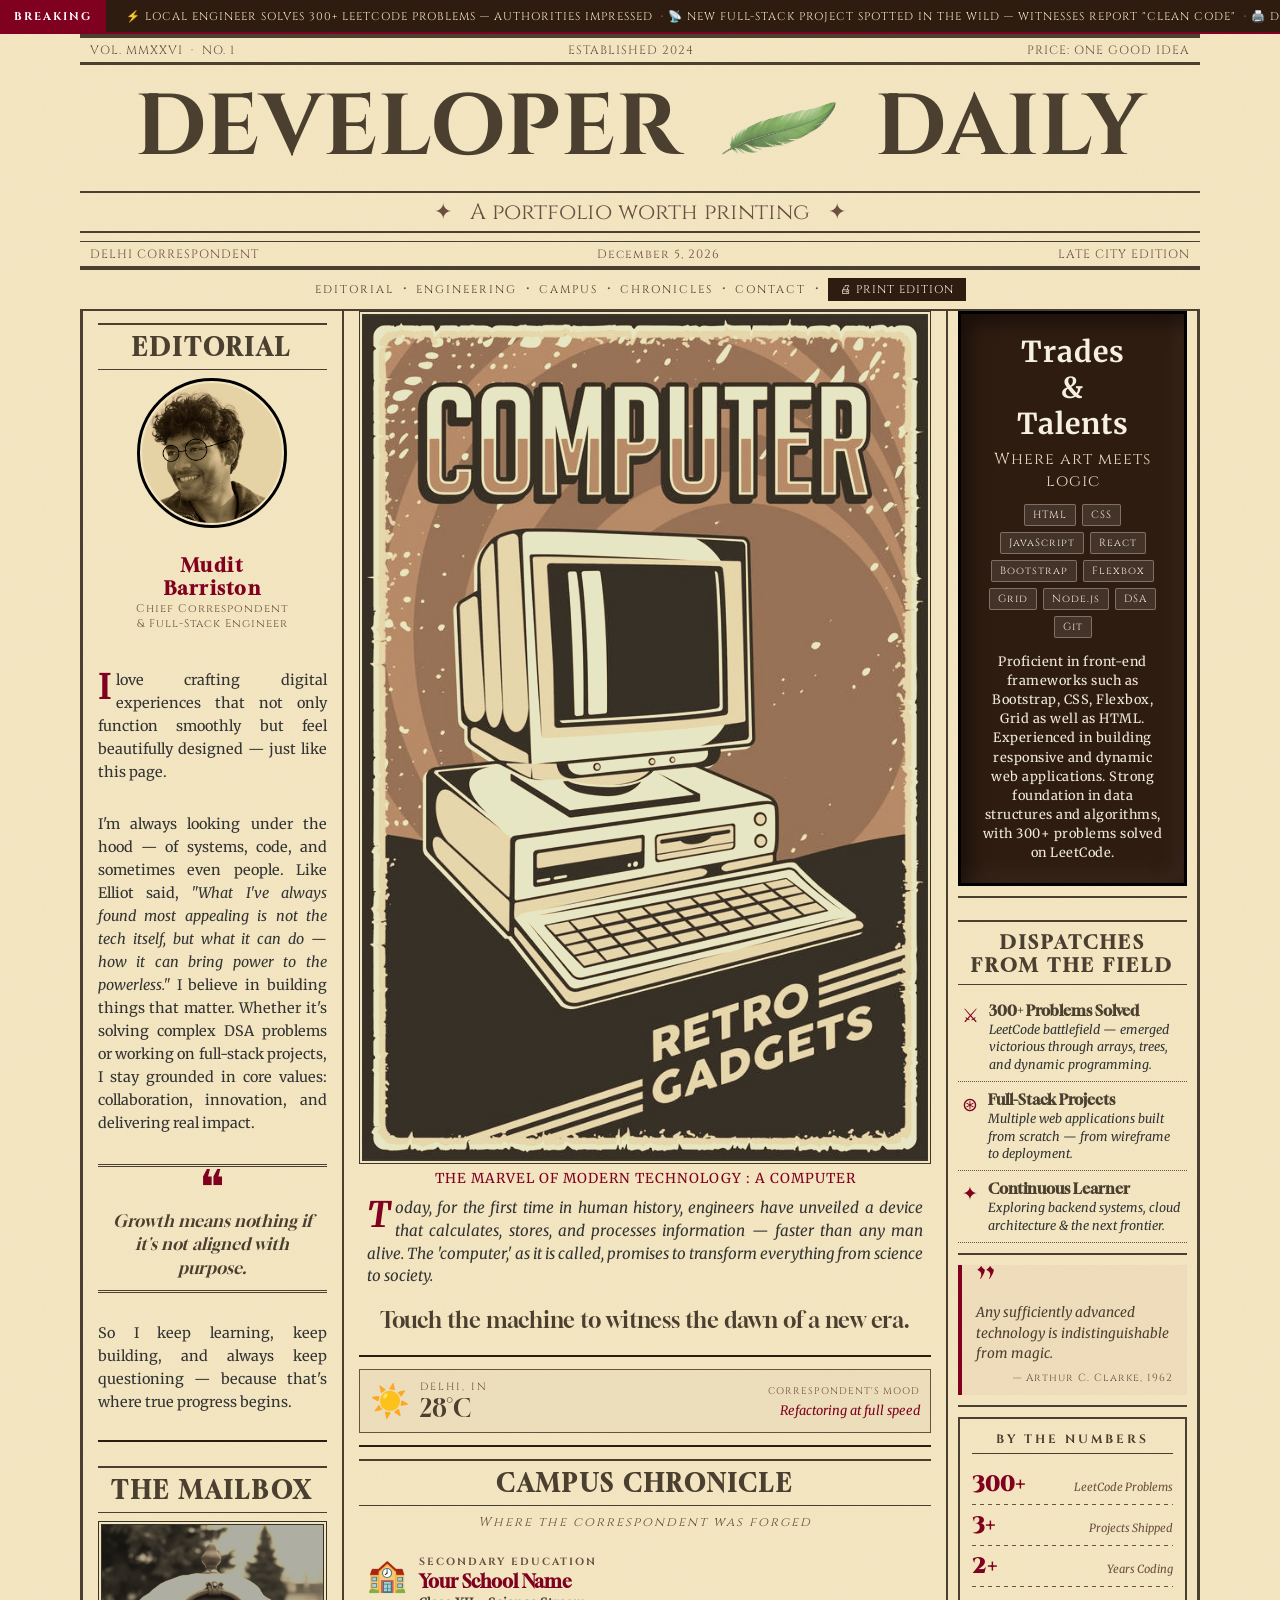
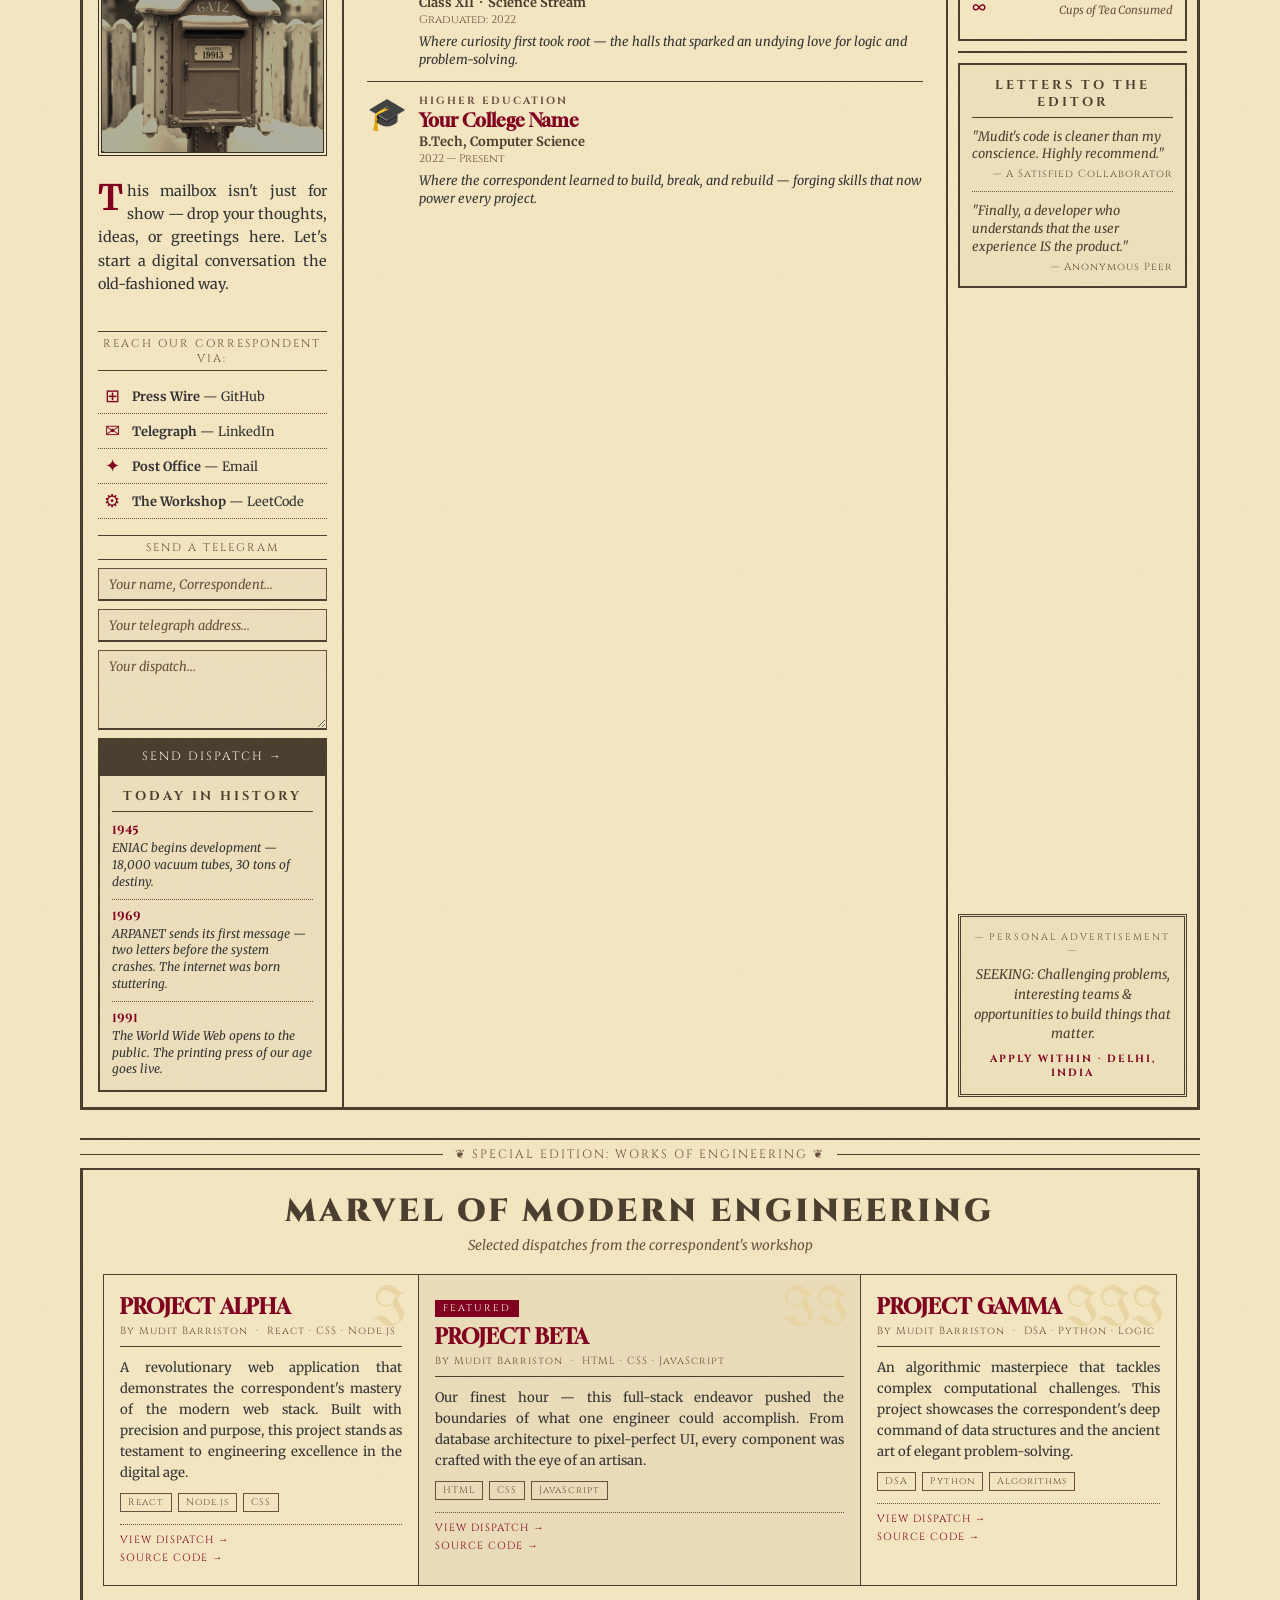
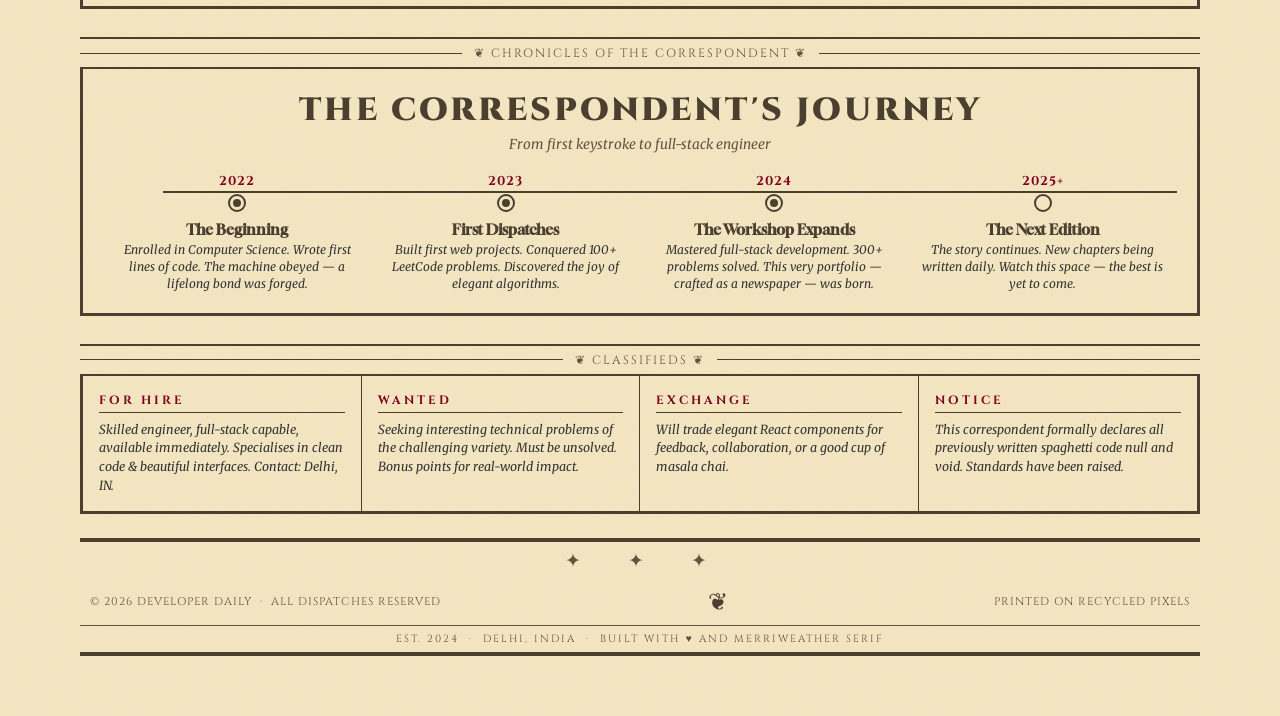
<file: index.html>
<!DOCTYPE html>
<html lang="en">
<head>
    <meta charset="UTF-8">
    <meta name="viewport" content="width=device-width, initial-scale=1.0">
    <title>Developer Daily — Mudit Barriston</title>
    <link rel="stylesheet" href="style.css"/>
    <link rel="preconnect" href="https://fonts.googleapis.com">
    <link rel="preconnect" href="https://fonts.gstatic.com" crossorigin>
    <link href="https://fonts.googleapis.com/css2?family=Cinzel:wght@400..900&family=Gloock&family=Merriweather:ital,opsz,wght@0,18..144,300..900;1,18..144,300..900&family=UnifrakturMaguntia&display=swap" rel="stylesheet">
</head>
<body>

<!-- ░░░ BREAKING NEWS TICKER ░░░ -->
<div class="ticker-wrap">
    <div class="ticker-label">BREAKING</div>
    <div class="ticker-track">
        <span>⚡ LOCAL ENGINEER SOLVES 300+ LEETCODE PROBLEMS — AUTHORITIES IMPRESSED &nbsp;·&nbsp;</span>
        <span>📡 NEW FULL-STACK PROJECT SPOTTED IN THE WILD — WITNESSES REPORT "CLEAN CODE" &nbsp;·&nbsp;</span>
        <span>🖨️ DEVELOPER DAILY GOES TO PRINT — FIRST PORTFOLIO NEWSPAPER IN RECORDED HISTORY &nbsp;·&nbsp;</span>
        <span>⚙️ MUDIT BARRISTON AVAILABLE FOR HIRE — APPLY WITHIN &nbsp;·&nbsp;</span>
        <span>🌐 WORLD WIDE WEB STILL OPERATIONAL — CORRESPONDENT CONFIRMS &nbsp;·&nbsp;</span>
        <span>⚡ LOCAL ENGINEER SOLVES 300+ LEETCODE PROBLEMS — AUTHORITIES IMPRESSED &nbsp;·&nbsp;</span>
        <span>📡 NEW FULL-STACK PROJECT SPOTTED IN THE WILD — WITNESSES REPORT "CLEAN CODE" &nbsp;·&nbsp;</span>
    </div>
</div>

<div class="main">

    <!-- ░░░ MASTHEAD ░░░ -->
    <div class="headline-line thick"></div>
    <div class="edition-bar">
        <span>VOL. MMXXVI &nbsp;·&nbsp; NO. 1</span>
        <span>ESTABLISHED 2024</span>
        <span>PRICE: ONE GOOD IDEA</span>
    </div>
    <div class="headline-line"></div>

    <div class="newsname">
        <div class="heading">
            <h1>
                <span class="left">DEVELOPER</span>
                <span class="leaf-right"><img class="image1" src="leaf.png" alt="leaf"></span>
                <span class="right">DAILY</span>
            </h1>
        </div>
        <div class="taglineblock">
            <div class="line"></div>
            <p class="tagline">✦ &nbsp; A portfolio worth printing &nbsp; ✦</p>
            <div class="line apple"></div>
        </div>
    </div>

    <div class="date-bar">
        <span>DELHI CORRESPONDENT</span>
        <span id="current-date"></span>
        <span>LATE CITY EDITION</span>
    </div>
    <div class="headline-line thick"></div>

    <!-- ░░░ NAV BAR ░░░ -->
    <nav class="nav-bar">
        <a href="#editorial" class="nav-link">EDITORIAL</a>
        <span class="nav-sep">·</span>
        <a href="#projects" class="nav-link">ENGINEERING</a>
        <span class="nav-sep">·</span>
        <a href="#campus" class="nav-link">CAMPUS</a>
        <span class="nav-sep">·</span>
        <a href="#timeline" class="nav-link">CHRONICLES</a>
        <span class="nav-sep">·</span>
        <a href="#contact" class="nav-link">CONTACT</a>
        <span class="nav-sep">·</span>
        <button class="nav-print" onclick="window.print()">🖨 PRINT EDITION</button>
    </nav>
    <div class="headline-line"></div>

    <!-- ░░░ PAGE 1: THREE COLUMNS ░░░ -->
    <div class="page1" id="editorial">

        <!-- COLUMN 1 -->
        <div class="block1">
            <h2 class="section-header">EDITORIAL</h2>
            <section class="box">
                <div class="nameimage">
                    <div class="imagecontainer">
                        <img src="last.png" alt="Mudit Barriston" class="myimage">
                    </div>
                    <h3 class="myname">Mudit<br>Barriston</h3>
                    <p class="mytitle">Chief Correspondent<br>&amp; Full-Stack Engineer</p>
                </div>
                <p class="nubheading">I love crafting digital experiences that not only function smoothly but feel beautifully designed — just like this page.</p>
                <p class="nubself">I'm always looking under the hood — of systems, code, and sometimes even people. Like Elliot said, <em>"What I've always found most appealing is not the tech itself, but what it can do — how it can bring power to the powerless."</em> I believe in building things that matter. Whether it's solving complex DSA problems or working on full-stack projects, I stay grounded in core values: collaboration, innovation, and delivering real impact.</p>
                <div class="pull-quote">
                    <span class="pq-mark">❝</span>
                    <p class="pq-text">Growth means nothing if it's not aligned with purpose.</p>
                </div>
                <p class="nubself">So I keep learning, keep building, and always keep questioning — because that's where true progress begins.</p>
            </section>

            <div class="blockline1"></div>

            <div class="block2of1">
                <h2 class="section-header" id="contact">THE MAILBOX</h2>
                <img src="mailbox.png" class="mailbox" alt="mailbox"/>
                <p class="paramail">This mailbox isn't just for show — drop your thoughts, ideas, or greetings here. Let's start a digital conversation the old-fashioned way.</p>
                <div class="social-links">
                    <p class="social-label">REACH OUR CORRESPONDENT VIA:</p>
                    <a href="https://github.com/" target="_blank" class="social-item">
                        <span class="social-icon">⊞</span>
                        <span class="social-text"><strong>Press Wire</strong> — GitHub</span>
                    </a>
                    <a href="https://linkedin.com/" target="_blank" class="social-item">
                        <span class="social-icon">✉</span>
                        <span class="social-text"><strong>Telegraph</strong> — LinkedIn</span>
                    </a>
                    <a href="mailto:mudit@example.com" class="social-item">
                        <span class="social-icon">✦</span>
                        <span class="social-text"><strong>Post Office</strong> — Email</span>
                    </a>
                    <a href="https://leetcode.com/" target="_blank" class="social-item">
                        <span class="social-icon">⚙</span>
                        <span class="social-text"><strong>The Workshop</strong> — LeetCode</span>
                    </a>
                </div>

                <div class="contact-form">
                    <p class="social-label" style="margin-top:12px;">SEND A TELEGRAM</p>
                    <input type="text" class="form-field" placeholder="Your name, Correspondent...">
                    <input type="email" class="form-field" placeholder="Your telegraph address...">
                    <textarea class="form-field form-textarea" placeholder="Your dispatch..."></textarea>
                    <button class="form-submit" onclick="handleFormSubmit(this)">SEND DISPATCH →</button>
                </div>

                <div class="today-box">
                    <h4 class="today-header">TODAY IN HISTORY</h4>
                    <div class="today-item">
                        <span class="today-year">1945</span>
                        <p>ENIAC begins development — 18,000 vacuum tubes, 30 tons of destiny.</p>
                    </div>
                    <div class="today-item">
                        <span class="today-year">1969</span>
                        <p>ARPANET sends its first message — two letters before the system crashes. The internet was born stuttering.</p>
                    </div>
                    <div class="today-item">
                        <span class="today-year">1991</span>
                        <p>The World Wide Web opens to the public. The printing press of our age goes live.</p>
                    </div>
                </div>
            </div>
        </div>

        <!-- COLUMN 2 -->
        <div class="block2">
            <div class="computer-wrapper">
                <a href="https://geekprank.com/fake-windows-xp/" target="_blank" class="computer-link">
                    <img src="vintage computer.jpg" alt="computer" class="computer"/>
                    <div class="computer-overlay">CLICK TO ENTER THE MACHINE</div>
                </a>
            </div>
            <p class="TECHNOLOGY">THE MARVEL OF MODERN TECHNOLOGY : A COMPUTER</p>
            <p class="vintageb">Today, for the first time in human history, engineers have unveiled a device that calculates, stores, and processes information — faster than any man alive. The 'computer,' as it is called, promises to transform everything from science to society.</p>
            <p class="interaction">Touch the machine to witness the dawn of a new era.</p>

            <div class="blockline2"></div>

            <div class="weather-widget">
                <div class="weather-inner">
                    <div class="weather-left">
                        <span class="weather-icon">☀️</span>
                        <div>
                            <p class="weather-city">DELHI, IN</p>
                            <p class="weather-temp">28°C</p>
                        </div>
                    </div>
                    <div class="weather-right">
                        <p class="weather-label">CORRESPONDENT'S MOOD</p>
                        <p class="weather-mood" id="weather-mood">Debugging with optimism</p>
                    </div>
                </div>
            </div>

            <div class="blockline2"></div>

            <div class="campus-section" id="campus">
                <h2 class="section-header campus-header">CAMPUS CHRONICLE</h2>
                <p class="campus-sub">Where the correspondent was forged</p>
                <div class="campus-grid">
                    <div class="campus-card">
                        <div class="campus-card-icon">🏫</div>
                        <div class="campus-card-content">
                            <h4 class="campus-card-type">SECONDARY EDUCATION</h4>
                            <h3 class="campus-card-name">Your School Name</h3>
                            <p class="campus-card-detail">Class XII &nbsp;·&nbsp; Science Stream</p>
                            <p class="campus-card-year">Graduated: 2022</p>
                            <p class="campus-card-desc">Where curiosity first took root — the halls that sparked an undying love for logic and problem-solving.</p>
                        </div>
                    </div>
                    <div class="campus-divider"></div>
                    <div class="campus-card">
                        <div class="campus-card-icon">🎓</div>
                        <div class="campus-card-content">
                            <h4 class="campus-card-type">HIGHER EDUCATION</h4>
                            <h3 class="campus-card-name">Your College Name</h3>
                            <p class="campus-card-detail">B.Tech, Computer Science</p>
                            <p class="campus-card-year">2022 — Present</p>
                            <p class="campus-card-desc">Where the correspondent learned to build, break, and rebuild — forging skills that now power every project.</p>
                        </div>
                    </div>
                </div>
            </div>
        </div>

        <!-- COLUMN 3 -->
        <div class="block3">
            <div class="colorbox">
                <h3>Trades<br>&amp;<br>Talents</h3>
                <p class="subheading">Where art meets logic</p>
                <div class="skills-grid">
                    <div class="skill-tag">HTML</div>
                    <div class="skill-tag">CSS</div>
                    <div class="skill-tag">JavaScript</div>
                    <div class="skill-tag">React</div>
                    <div class="skill-tag">Bootstrap</div>
                    <div class="skill-tag">Flexbox</div>
                    <div class="skill-tag">Grid</div>
                    <div class="skill-tag">Node.js</div>
                    <div class="skill-tag">DSA</div>
                    <div class="skill-tag">Git</div>
                </div>
                <p class="skills">Proficient in front-end frameworks such as Bootstrap, CSS, Flexbox, Grid as well as HTML. Experienced in building responsive and dynamic web applications. Strong foundation in data structures and algorithms, with 300+ problems solved on LeetCode.</p>
            </div>

            <hr class="column3-hr">

            <div class="achievements">
                <h2 class="section-header">DISPATCHES<br>FROM THE FIELD</h2>
                <div class="achievement-item">
                    <span class="ach-bullet">⚔</span>
                    <div><strong>300+ Problems Solved</strong><p>LeetCode battlefield — emerged victorious through arrays, trees, and dynamic programming.</p></div>
                </div>
                <div class="achievement-item">
                    <span class="ach-bullet">⊛</span>
                    <div><strong>Full-Stack Projects</strong><p>Multiple web applications built from scratch — from wireframe to deployment.</p></div>
                </div>
                <div class="achievement-item">
                    <span class="ach-bullet">✦</span>
                    <div><strong>Continuous Learner</strong><p>Exploring backend systems, cloud architecture &amp; the next frontier.</p></div>
                </div>
            </div>

            <hr class="column3-hr">

            <div class="quote-box">
                <p class="quote-mark">"</p>
                <p class="quote-text">Any sufficiently advanced technology is indistinguishable from magic.</p>
                <p class="quote-attr">— Arthur C. Clarke, 1962</p>
            </div>

            <hr class="column3-hr">

            <div class="stats-box">
                <h4 class="stats-header">BY THE NUMBERS</h4>
                <div class="stat-row"><span class="stat-num">300+</span><span class="stat-label">LeetCode Problems</span></div>
                <div class="stat-divider"></div>
                <div class="stat-row"><span class="stat-num">3+</span><span class="stat-label">Projects Shipped</span></div>
                <div class="stat-divider"></div>
                <div class="stat-row"><span class="stat-num">2+</span><span class="stat-label">Years Coding</span></div>
                <div class="stat-divider"></div>
                <div class="stat-row"><span class="stat-num">∞</span><span class="stat-label">Cups of Tea Consumed</span></div>
            </div>

            <hr class="column3-hr">

            <div class="letters-box">
                <h4 class="today-header">LETTERS TO THE EDITOR</h4>
                <div class="letter-item">
                    <p class="letter-text">"Mudit's code is cleaner than my conscience. Highly recommend."</p>
                    <p class="letter-sig">— A Satisfied Collaborator</p>
                </div>
                <div class="letter-item">
                    <p class="letter-text">"Finally, a developer who understands that the user experience IS the product."</p>
                    <p class="letter-sig">— Anonymous Peer</p>
                </div>
            </div>

            <div class="ad-box">
                <p class="ad-top">— PERSONAL ADVERTISEMENT —</p>
                <p class="ad-body">SEEKING: Challenging problems, interesting teams &amp; opportunities to build things that matter.</p>
                <p class="ad-bottom">APPLY WITHIN · DELHI, INDIA</p>
            </div>
        </div>
    </div>

    <!-- ░░░ PROJECTS ░░░ -->
    <div class="page-divider" id="projects">
        <div class="divider-line"></div>
        <span class="divider-text">❦ SPECIAL EDITION: WORKS OF ENGINEERING ❦</span>
        <div class="divider-line"></div>
    </div>

    <div class="projects-section">
        <h2 class="projects-main-header">MARVEL OF MODERN ENGINEERING</h2>
        <p class="projects-sub">Selected dispatches from the correspondent's workshop</p>
        <div class="projects-grid">
            <article class="project-card reveal">
                <div class="project-number">I</div>
                <h3 class="project-headline">PROJECT ALPHA</h3>
                <p class="project-byline">By Mudit Barriston &nbsp;·&nbsp; React · CSS · Node.js</p>
                <div class="project-divider"></div>
                <p class="project-body">A revolutionary web application that demonstrates the correspondent's mastery of the modern web stack. Built with precision and purpose, this project stands as testament to engineering excellence in the digital age.</p>
                <div class="project-tags"><span class="ptag">React</span><span class="ptag">Node.js</span><span class="ptag">CSS</span></div>
                <div class="project-footer">
                    <a href="#" class="project-link">VIEW DISPATCH →</a>
                    <a href="#" class="project-link">SOURCE CODE →</a>
                </div>
            </article>
            <article class="project-card project-card-featured reveal">
                <div class="project-number">II</div>
                <div class="featured-badge">FEATURED</div>
                <h3 class="project-headline">PROJECT BETA</h3>
                <p class="project-byline">By Mudit Barriston &nbsp;·&nbsp; HTML · CSS · JavaScript</p>
                <div class="project-divider"></div>
                <p class="project-body">Our finest hour — this full-stack endeavor pushed the boundaries of what one engineer could accomplish. From database architecture to pixel-perfect UI, every component was crafted with the eye of an artisan.</p>
                <div class="project-tags"><span class="ptag">HTML</span><span class="ptag">CSS</span><span class="ptag">JavaScript</span></div>
                <div class="project-footer">
                    <a href="#" class="project-link">VIEW DISPATCH →</a>
                    <a href="#" class="project-link">SOURCE CODE →</a>
                </div>
            </article>
            <article class="project-card reveal">
                <div class="project-number">III</div>
                <h3 class="project-headline">PROJECT GAMMA</h3>
                <p class="project-byline">By Mudit Barriston &nbsp;·&nbsp; DSA · Python · Logic</p>
                <div class="project-divider"></div>
                <p class="project-body">An algorithmic masterpiece that tackles complex computational challenges. This project showcases the correspondent's deep command of data structures and the ancient art of elegant problem-solving.</p>
                <div class="project-tags"><span class="ptag">DSA</span><span class="ptag">Python</span><span class="ptag">Algorithms</span></div>
                <div class="project-footer">
                    <a href="#" class="project-link">VIEW DISPATCH →</a>
                    <a href="#" class="project-link">SOURCE CODE →</a>
                </div>
            </article>
        </div>
    </div>

    <!-- ░░░ TIMELINE ░░░ -->
    <div class="page-divider" id="timeline">
        <div class="divider-line"></div>
        <span class="divider-text">❦ CHRONICLES OF THE CORRESPONDENT ❦</span>
        <div class="divider-line"></div>
    </div>

    <div class="timeline-section">
        <h2 class="projects-main-header">THE CORRESPONDENT'S JOURNEY</h2>
        <p class="projects-sub">From first keystroke to full-stack engineer</p>
        <div class="timeline">
            <div class="timeline-item reveal">
                <div class="timeline-year">2022</div>
                <div class="timeline-dot"></div>
                <div class="timeline-content"><h4>The Beginning</h4><p>Enrolled in Computer Science. Wrote first lines of code. The machine obeyed — a lifelong bond was forged.</p></div>
            </div>
            <div class="timeline-item reveal">
                <div class="timeline-year">2023</div>
                <div class="timeline-dot"></div>
                <div class="timeline-content"><h4>First Dispatches</h4><p>Built first web projects. Conquered 100+ LeetCode problems. Discovered the joy of elegant algorithms.</p></div>
            </div>
            <div class="timeline-item reveal">
                <div class="timeline-year">2024</div>
                <div class="timeline-dot"></div>
                <div class="timeline-content"><h4>The Workshop Expands</h4><p>Mastered full-stack development. 300+ problems solved. This very portfolio — crafted as a newspaper — was born.</p></div>
            </div>
            <div class="timeline-item timeline-item-future reveal">
                <div class="timeline-year">2025+</div>
                <div class="timeline-dot"></div>
                <div class="timeline-content"><h4>The Next Edition</h4><p>The story continues. New chapters being written daily. Watch this space — the best is yet to come.</p></div>
            </div>
        </div>
    </div>

    <!-- ░░░ CLASSIFIEDS ░░░ -->
    <div class="page-divider">
        <div class="divider-line"></div>
        <span class="divider-text">❦ CLASSIFIEDS ❦</span>
        <div class="divider-line"></div>
    </div>

    <div class="classifieds-section">
        <div class="classified-item">
            <h5 class="classified-head">FOR HIRE</h5>
            <p>Skilled engineer, full-stack capable, available immediately. Specialises in clean code &amp; beautiful interfaces. Contact: Delhi, IN.</p>
        </div>
        <div class="classified-item">
            <h5 class="classified-head">WANTED</h5>
            <p>Seeking interesting technical problems of the challenging variety. Must be unsolved. Bonus points for real-world impact.</p>
        </div>
        <div class="classified-item">
            <h5 class="classified-head">EXCHANGE</h5>
            <p>Will trade elegant React components for feedback, collaboration, or a good cup of masala chai.</p>
        </div>
        <div class="classified-item">
            <h5 class="classified-head">NOTICE</h5>
            <p>This correspondent formally declares all previously written spaghetti code null and void. Standards have been raised.</p>
        </div>
    </div>

    <!-- ░░░ FOOTER ░░░ -->
    <div class="newspaper-footer">
        <div class="headline-line thick"></div>
        <div class="footer-ornament">✦ &nbsp; ✦ &nbsp; ✦</div>
        <div class="footer-content">
            <p class="footer-left">© 2026 DEVELOPER DAILY &nbsp;·&nbsp; ALL DISPATCHES RESERVED</p>
            <p class="footer-center">❦</p>
            <p class="footer-right">PRINTED ON RECYCLED PIXELS</p>
        </div>
        <div class="footer-tagline">EST. 2024 &nbsp;·&nbsp; DELHI, INDIA &nbsp;·&nbsp; BUILT WITH ♥ AND MERRIWEATHER SERIF</div>
        <div class="headline-line thick"></div>
    </div>

</div>

<script>
const months = ["January","February","March","April","May","June","July","August","September","October","November","December"];
const d = new Date();
document.getElementById('current-date').textContent = months[d.getMonth()] + ' ' + d.getDate() + ', ' + d.getFullYear();

const moods = ["Debugging with optimism","Refactoring at full speed","Dreaming in JavaScript","Fuelled by chai & curiosity","Shipping clean code","On a roll — don't disturb"];
let moodIndex = 0;
setInterval(() => {
    moodIndex = (moodIndex + 1) % moods.length;
    const el = document.getElementById('weather-mood');
    el.style.opacity = '0';
    setTimeout(() => { el.textContent = moods[moodIndex]; el.style.opacity = '1'; }, 300);
}, 3000);

const observer = new IntersectionObserver((entries) => {
    entries.forEach(e => { if (e.isIntersecting) e.target.classList.add('revealed'); });
}, { threshold: 0.1 });
document.querySelectorAll('.reveal').forEach(el => observer.observe(el));

function handleFormSubmit(btn) {
    btn.textContent = 'DISPATCH SENT ✓';
    btn.style.background = '#800020';
    btn.style.color = '#f5f0e1';
    setTimeout(() => { btn.textContent = 'SEND DISPATCH →'; btn.style.background = ''; btn.style.color = ''; }, 3000);
}
</script>
</body>
</html>
</file>
<file: style.css>
/* ═══════════════════════════════════════════
   DEVELOPER DAILY — COMPLETE NEWSPAPER CSS
   ═══════════════════════════════════════════ */

:root {
    --paper: #f3e5c0;
    --paper-dark: #e8d5a3;
    --ink: #4B3F30;
    --ink-light: #6b4f3f;
    --crimson: #800020;
    --dark-wood: #2f1c11;
    --cream-text: #f5f0e1;
    --body-text: #333333;
}

* { box-sizing: border-box; }

body {
    background-color: var(--paper);
    background-image: url("data:image/svg+xml,%3Csvg xmlns='http://www.w3.org/2000/svg' width='400' height='400'%3E%3Cfilter id='n'%3E%3CfeTurbulence type='fractalNoise' baseFrequency='0.9' numOctaves='4' stitchTiles='stitch'/%3E%3CfeColorMatrix type='saturate' values='0'/%3E%3C/filter%3E%3Crect width='400' height='400' filter='url(%23n)' opacity='0.04'/%3E%3C/svg%3E");
    padding: 0 0 60px 0;
    margin: 0;
    font-family: 'Merriweather', serif;
}

/* ░░░ TICKER ░░░ */
.ticker-wrap {
    display: flex;
    align-items: center;
    background: var(--dark-wood);
    color: #f5e6c0;
    overflow: hidden;
    height: 34px;
    font-family: 'Cinzel', serif;
    font-size: 0.7rem;
    letter-spacing: 1px;
    position: sticky;
    top: 0;
    z-index: 100;
    border-bottom: 2px solid var(--crimson);
}
.ticker-label {
    background: var(--crimson);
    color: white;
    padding: 0 14px;
    height: 100%;
    display: flex;
    align-items: center;
    font-weight: 700;
    letter-spacing: 2px;
    flex-shrink: 0;
    font-size: 0.7rem;
}
.ticker-track {
    display: flex;
    white-space: nowrap;
    animation: ticker 40s linear infinite;
    padding-left: 20px;
}
.ticker-track span { margin-right: 0; }
@keyframes ticker { 0% { transform: translateX(0); } 100% { transform: translateX(-50%); } }

/* ░░░ MAIN WRAPPER ░░░ */
.main {
    padding: 0 80px;
    max-width: 1400px;
    margin: 0 auto;
}

/* ░░░ LINES ░░░ */
.headline-line { height: 2px; background: var(--ink); }
.headline-line.thick { height: 4px; }
.line { height: 2px; background: var(--ink); }
.apple { border: solid 1px var(--ink); margin-bottom: 0.5rem; }

/* ░░░ EDITION BAR ░░░ */
.edition-bar {
    display: flex;
    justify-content: space-between;
    padding: 4px 10px;
    font-family: 'Cinzel', serif;
    font-size: 0.75rem;
    color: var(--ink-light);
    letter-spacing: 1px;
    border-bottom: 1px solid var(--ink);
}

/* ░░░ MASTHEAD ░░░ */
.newsname { text-align: center; }
.heading {
    display: flex;
    justify-content: center;
    align-items: center;
    font-weight: bold;
    gap: 1rem;
    font-size: 2.7rem;
    font-family: 'Cinzel', serif;
}
.heading h1 { margin: 0.3rem 0; color: var(--ink); }
.leaf-right { position: relative; top: -5px; }
.image1 {
    vertical-align: middle;
    height: 6.25rem;
    width: auto;
    filter: brightness(90%) saturate(70%) opacity(60%) hue-rotate(270deg) contrast(115%);
}
.tagline {
    color: var(--ink-light);
    font-size: 1.4rem;
    font-family: 'Cinzel', serif;
    text-align: center;
    margin: 4px 0;
}
.taglineblock { text-align: center; }

/* ░░░ DATE BAR ░░░ */
.date-bar {
    display: flex;
    justify-content: space-between;
    padding: 4px 10px;
    font-family: 'Cinzel', serif;
    font-size: 0.75rem;
    color: var(--ink-light);
    letter-spacing: 1px;
    border-top: 1px solid var(--ink);
    margin-top: 0.2rem;
}

/* ░░░ NAV BAR ░░░ */
.nav-bar {
    display: flex;
    align-items: center;
    justify-content: center;
    gap: 10px;
    padding: 8px 0;
    flex-wrap: wrap;
}
.nav-link {
    font-family: 'Cinzel', serif;
    font-size: 0.7rem;
    letter-spacing: 2px;
    color: var(--ink);
    text-decoration: none;
    transition: color 0.2s;
}
.nav-link:hover { color: var(--crimson); }
.nav-sep { color: var(--ink-light); font-size: 0.9rem; }
.nav-print {
    font-family: 'Cinzel', serif;
    font-size: 0.7rem;
    letter-spacing: 1px;
    background: var(--dark-wood);
    color: var(--cream-text);
    border: none;
    padding: 4px 12px;
    cursor: pointer;
    transition: background 0.2s;
}
.nav-print:hover { background: var(--crimson); }

/* ░░░ PAGE LAYOUT ░░░ */
.page1 {
    display: flex;
    gap: 0;
    border: 3px solid var(--ink);
    border-top: 0;
}
.block1, .block3 { flex: 1; display: flex; flex-direction: column; }
.block2 { flex: 2.5; border-left: 2px solid var(--ink); border-right: 2px solid var(--ink); }
.block1, .block2, .block3 { padding: 15px; padding-top: 0; }
.block2of1 { flex: 1; display: flex; flex-direction: column; }
.block3 { align-items: center; padding: 10px; padding-top: 0; gap: 0; }

/* ░░░ SECTION HEADERS ░░░ */
.section-header {
    text-align: center;
    padding: 8px 10px;
    margin: 12px 0 8px;
    letter-spacing: 3px;
    font-weight: bold;
    font-size: 1.5rem;
    color: var(--ink);
    font-family: 'Gloock', serif;
    border-top: 2px solid var(--ink);
    border-bottom: 1px solid var(--ink);
}
h1 { color: var(--ink); }
h2 { color: var(--crimson); font-family: 'Gloock', serif; }
p { color: var(--body-text); }

/* ░░░ EDITORIAL ░░░ */
.box { display: flex; flex-direction: column; }
.nameimage { display: flex; flex-direction: column; align-items: center; margin-bottom: 12px; }
.imagecontainer {
    width: 150px; height: 150px;
    border-radius: 50%; overflow: hidden;
    border: 3px solid black;
    background: var(--paper);
    padding: 2px;
    margin: 0 auto 8px;
}
.myimage { width: 100%; height: 100%; object-fit: cover; filter: sepia(70%) contrast(110%) brightness(90%); }
.myname { text-align: center; font-family: 'Gloock', serif; line-height: 1.2; letter-spacing: 1.5px; color: var(--crimson); margin-bottom: 2px; }
.mytitle { text-align: center; font-family: 'Cinzel', serif; font-size: 0.7rem; color: var(--ink-light); letter-spacing: 1px; margin-top: 0; }

.nubheading, .nubself, .paramail {
    text-align: justify; font-family: 'Merriweather', serif; font-size: 0.9rem; line-height: 1.6;
}
.nubheading::first-letter, .vintageb::first-letter, .paramail::first-letter {
    font-size: 2.2rem; font-weight: bold; line-height: 1; color: var(--crimson); float: left; margin-right: 4px;
}

/* ░░░ PULL QUOTE ░░░ */
.pull-quote {
    border-top: 3px double var(--ink);
    border-bottom: 3px double var(--ink);
    padding: 10px 14px;
    margin: 14px 0;
    text-align: center;
}
.pq-mark { font-family: 'UnifrakturMaguntia', cursive; font-size: 3rem; color: var(--crimson); line-height: 0.6; display: block; }
.pq-text { font-family: 'Gloock', serif; font-size: 1.05rem; color: var(--ink); font-style: italic; margin: 4px 0 0; line-height: 1.4; }

/* ░░░ DIVIDERS ░░░ */
.blockline1, .blockline2 { height: 2px; background: var(--dark-wood); margin: 12px 0; }

/* ░░░ MAILBOX ░░░ */
.mailbox { width: 100%; height: auto; filter: sepia(90%) contrast(95%) brightness(70%); border: 4px double #3a3a3a; display: block; margin-bottom: 10px; }

.social-label { font-family: 'Cinzel', serif; font-size: 0.7rem; letter-spacing: 2px; color: var(--ink-light); text-align: center; margin-bottom: 8px; border-top: 1px solid var(--ink); border-bottom: 1px solid var(--ink); padding: 4px 0; }
.social-links { margin-top: 10px; }
.social-item { display: flex; align-items: center; gap: 10px; text-decoration: none; padding: 6px 4px; border-bottom: 1px dotted var(--ink-light); transition: background 0.2s; color: var(--body-text); }
.social-item:hover { background: rgba(75,63,48,0.08); }
.social-icon { font-size: 1.1rem; color: var(--crimson); width: 20px; text-align: center; }
.social-text { font-family: 'Merriweather', serif; font-size: 0.8rem; }

/* ░░░ CONTACT FORM ░░░ */
.contact-form { margin-top: 4px; }
.form-field {
    width: 100%; display: block;
    background: rgba(75,63,48,0.04);
    border: 1px solid var(--ink-light);
    border-bottom: 2px solid var(--ink);
    padding: 7px 10px;
    font-family: 'Merriweather', serif;
    font-size: 0.8rem;
    color: var(--ink);
    margin-bottom: 8px;
    outline: none;
    transition: border-color 0.2s;
}
.form-field:focus { border-color: var(--crimson); background: rgba(128,0,32,0.03); }
.form-field::placeholder { color: var(--ink-light); font-style: italic; }
.form-textarea { resize: vertical; min-height: 80px; }
.form-submit {
    width: 100%;
    background: var(--ink);
    color: var(--cream-text);
    border: none;
    padding: 10px;
    font-family: 'Cinzel', serif;
    font-size: 0.75rem;
    letter-spacing: 2px;
    cursor: pointer;
    transition: background 0.2s, transform 0.1s;
}
.form-submit:hover { background: var(--crimson); transform: translateY(-1px); }
.form-submit:active { transform: translateY(0); }

/* ░░░ TODAY IN HISTORY ░░░ */
.today-box { margin-top: auto; border: 2px solid var(--ink); padding: 12px; background: rgba(75,63,48,0.04); }
.today-header { font-family: 'Cinzel', serif; font-size: 0.8rem; letter-spacing: 3px; text-align: center; color: var(--ink); margin: 0 0 10px; border-bottom: 1px solid var(--ink); padding-bottom: 6px; }
.today-item { margin-bottom: 8px; padding-bottom: 8px; border-bottom: 1px dotted var(--ink-light); }
.today-item:last-child { border-bottom: none; margin-bottom: 0; padding-bottom: 0; }
.today-year { font-family: 'Cinzel', serif; font-size: 0.75rem; font-weight: 700; color: var(--crimson); display: block; margin-bottom: 2px; }
.today-item p { font-family: 'Merriweather', serif; font-size: 0.75rem; font-style: italic; line-height: 1.4; margin: 0; }

/* ░░░ COMPUTER BLOCK ░░░ */
.computer-wrapper { position: relative; display: block; }
.computer-link { display: block; position: relative; overflow: hidden; }
.computer { width: 100%; height: auto; filter: sepia(70%) contrast(110%) brightness(90%); border: 4px double #3a3a3a; display: block; transition: filter 0.4s; }
.computer-link:hover .computer { filter: sepia(10%) contrast(120%) brightness(105%); }
.computer-overlay {
    position: absolute; bottom: 0; left: 0; right: 0;
    background: linear-gradient(transparent, rgba(47,28,17,0.85));
    color: #f5e6c0;
    font-family: 'Cinzel', serif;
    font-size: 0.75rem;
    letter-spacing: 3px;
    text-align: center;
    padding: 24px 10px 10px;
    opacity: 0;
    transition: opacity 0.3s;
}
.computer-link:hover .computer-overlay { opacity: 1; }
.TECHNOLOGY { color: var(--crimson); text-align: center; font-family: 'Merriweather', serif; font-size: 0.85rem; letter-spacing: 1px; margin: 6px 0 2px; }
.vintageb { padding: 8px; font-family: 'Merriweather', serif; font-style: italic; font-size: 0.95rem; text-align: justify; line-height: 1.5; margin: 0; }
.interaction { font-family: 'Gloock', serif; font-size: 1.4rem; text-align: center; padding: 10px 20px; margin: 0; color: var(--ink); }

/* ░░░ WEATHER WIDGET ░░░ */
.weather-widget { border: 1px solid var(--ink-light); padding: 10px; background: rgba(75,63,48,0.04); }
.weather-inner { display: flex; justify-content: space-between; align-items: center; gap: 10px; }
.weather-left { display: flex; align-items: center; gap: 10px; }
.weather-icon { font-size: 2rem; }
.weather-city { font-family: 'Cinzel', serif; font-size: 0.65rem; letter-spacing: 2px; color: var(--ink-light); margin: 0; }
.weather-temp { font-family: 'Gloock', serif; font-size: 1.5rem; color: var(--ink); margin: 0; }
.weather-right { text-align: right; }
.weather-label { font-family: 'Cinzel', serif; font-size: 0.6rem; letter-spacing: 1px; color: var(--ink-light); margin: 0 0 4px; }
.weather-mood { font-family: 'Merriweather', serif; font-style: italic; font-size: 0.8rem; color: var(--crimson); margin: 0; transition: opacity 0.3s; }

/* ░░░ CAMPUS ░░░ */
.campus-section { margin-top: 0; }
.campus-header { color: var(--ink); }
.campus-sub { text-align: center; font-family: 'Cinzel', serif; font-size: 0.8rem; color: var(--ink-light); letter-spacing: 2px; margin: 0 0 12px; font-style: italic; }
.campus-grid { display: flex; flex-direction: column; }
.campus-card { display: flex; gap: 12px; padding: 12px 8px; align-items: flex-start; }
.campus-card-icon { font-size: 2rem; line-height: 1; margin-top: 4px; }
.campus-card-content { flex: 1; }
.campus-card-type { font-family: 'Cinzel', serif; font-size: 0.65rem; letter-spacing: 2px; color: var(--ink-light); margin: 0 0 2px; }
.campus-card-name { font-family: 'Gloock', serif; font-size: 1.1rem; color: var(--crimson); margin: 0 0 2px; }
.campus-card-detail { font-family: 'Merriweather', serif; font-size: 0.8rem; font-weight: bold; color: var(--ink); margin: 0 0 2px; }
.campus-card-year { font-family: 'Cinzel', serif; font-size: 0.7rem; color: var(--ink-light); margin: 0 0 6px; }
.campus-card-desc { font-family: 'Merriweather', serif; font-size: 0.8rem; color: var(--body-text); font-style: italic; line-height: 1.4; margin: 0; }
.campus-divider { height: 1px; background: var(--ink); margin: 0 8px; }

/* ░░░ SKILLS ░░░ */
.colorbox {
    display: flex; flex-direction: column; align-items: center;
    background: var(--dark-wood); color: var(--cream-text); width: 100%;
    padding: 20px; border: 3px solid black; letter-spacing: 1px;
    box-shadow: inset 8px 8px 20px rgba(0,0,0,0.5), inset -8px -8px 20px rgba(255,255,255,0.05);
}
.colorbox h3 { font-family: 'Merriweather', serif; text-align: center; font-size: 1.8rem; padding: 0; margin: 0 0 6px; }
.subheading { color: #e2d7c3; text-align: center; font-family: 'Cinzel', serif; font-size: 1rem; letter-spacing: 1px; margin: 0 0 12px; }
.skills-grid { display: flex; flex-wrap: wrap; gap: 6px; justify-content: center; margin-bottom: 14px; width: 100%; }
.skill-tag {
    background: rgba(255,255,255,0.1); border: 1px solid rgba(255,255,255,0.3);
    color: #f0eade; font-family: 'Cinzel', serif; font-size: 0.65rem; letter-spacing: 1px;
    padding: 3px 8px; border-radius: 2px; cursor: default;
    transition: background 0.2s, transform 0.2s;
}
.skills { color: #f0eade; font-family: 'Merriweather', serif; font-size: 0.8rem; letter-spacing: 0.5px; text-align: center; line-height: 1.5; margin: 0; }
.column3-hr { width: 100%; border: none; border-top: 2px solid var(--ink); margin: 10px 0; }

/* ░░░ ACHIEVEMENTS ░░░ */
.achievements { width: 100%; }
.achievements .section-header { font-size: 1.2rem; }
.achievement-item { display: flex; gap: 10px; align-items: flex-start; padding: 8px 4px; border-bottom: 1px dotted var(--ink-light); }
.ach-bullet { color: var(--crimson); font-size: 1.2rem; margin-top: 2px; flex-shrink: 0; }
.achievement-item strong { font-family: 'Gloock', serif; font-size: 0.95rem; color: var(--ink); display: block; margin-bottom: 2px; }
.achievement-item p { font-family: 'Merriweather', serif; font-size: 0.78rem; line-height: 1.4; margin: 0; font-style: italic; }

/* ░░░ QUOTE BOX ░░░ */
.quote-box { width: 100%; padding: 10px 14px; border-left: 4px solid var(--crimson); background: rgba(128,0,32,0.04); }
.quote-mark { font-family: 'UnifrakturMaguntia', cursive; font-size: 3rem; color: var(--crimson); line-height: 0.5; margin: 0 0 4px; }
.quote-text { font-family: 'Merriweather', serif; font-style: italic; font-size: 0.85rem; line-height: 1.5; color: var(--ink); margin: 0 0 6px; }
.quote-attr { font-family: 'Cinzel', serif; font-size: 0.65rem; letter-spacing: 1px; color: var(--ink-light); margin: 0; text-align: right; }

/* ░░░ STATS ░░░ */
.stats-box { width: 100%; border: 2px solid var(--ink); padding: 12px; }
.stats-header { font-family: 'Cinzel', serif; font-size: 0.75rem; letter-spacing: 3px; text-align: center; color: var(--ink); margin: 0 0 10px; border-bottom: 1px solid var(--ink); padding-bottom: 6px; }
.stat-row { display: flex; justify-content: space-between; align-items: baseline; padding: 5px 0; }
.stat-num { font-family: 'Cinzel', serif; font-size: 1.4rem; font-weight: 900; color: var(--crimson); }
.stat-label { font-family: 'Merriweather', serif; font-size: 0.7rem; font-style: italic; color: var(--ink-light); text-align: right; }
.stat-divider { height: 1px; background: repeating-linear-gradient(90deg, var(--ink-light) 0, var(--ink-light) 4px, transparent 4px, transparent 8px); }

/* ░░░ LETTERS ░░░ */
.letters-box { width: 100%; border: 2px solid var(--ink); padding: 12px; background: rgba(75,63,48,0.03); }
.letter-item { margin-bottom: 10px; padding-bottom: 10px; border-bottom: 1px dotted var(--ink-light); }
.letter-item:last-child { border-bottom: none; margin-bottom: 0; padding-bottom: 0; }
.letter-text { font-family: 'Merriweather', serif; font-style: italic; font-size: 0.8rem; line-height: 1.4; color: var(--ink); margin: 0 0 4px; }
.letter-sig { font-family: 'Cinzel', serif; font-size: 0.65rem; color: var(--ink-light); letter-spacing: 1px; margin: 0; text-align: right; }

/* ░░░ AD BOX ░░░ */
.ad-box { width: 100%; border: 3px double var(--ink); padding: 14px 12px; text-align: center; margin-top: auto; background: rgba(75,63,48,0.03); }
.ad-top { font-family: 'Cinzel', serif; font-size: 0.6rem; letter-spacing: 2px; color: var(--ink-light); margin: 0 0 8px; }
.ad-body { font-family: 'Merriweather', serif; font-size: 0.82rem; font-style: italic; line-height: 1.5; color: var(--ink); margin: 0 0 8px; }
.ad-bottom { font-family: 'Cinzel', serif; font-size: 0.65rem; letter-spacing: 2px; color: var(--crimson); font-weight: 700; margin: 0; }

/* ░░░ PAGE DIVIDER ░░░ */
.page-divider { display: flex; align-items: center; gap: 12px; padding: 6px 0; border-top: 2px solid var(--ink); border-bottom: 2px solid var(--ink); margin-top: 28px; }
.divider-line { flex: 1; height: 1px; background: var(--ink); }
.divider-text { font-family: 'Cinzel', serif; font-size: 0.75rem; color: var(--ink-light); letter-spacing: 2px; white-space: nowrap; }

/* ░░░ PROJECTS ░░░ */
.projects-section { padding: 20px; border: 3px solid var(--ink); border-top: 0; }
.projects-main-header { font-family: 'Cinzel', serif; font-size: 2rem; font-weight: 900; text-align: center; color: var(--ink); letter-spacing: 3px; margin: 0 0 4px; }
.projects-sub { text-align: center; font-family: 'Merriweather', serif; font-size: 0.85rem; font-style: italic; color: var(--ink-light); margin: 0 0 20px; }
.projects-grid { display: grid; grid-template-columns: 1fr 1.4fr 1fr; border: 1px solid var(--ink); }
.project-card { padding: 20px 16px; border-right: 1px solid var(--ink); position: relative; }
.project-card:last-child { border-right: none; }
.project-card-featured { background: rgba(75,63,48,0.05); }
.project-number { font-family: 'UnifrakturMaguntia', cursive; font-size: 3rem; color: var(--paper-dark); position: absolute; top: 8px; right: 12px; line-height: 1; }
.featured-badge { font-family: 'Cinzel', serif; font-size: 0.6rem; letter-spacing: 2px; background: var(--crimson); color: white; padding: 2px 8px; display: inline-block; margin-bottom: 8px; }
.project-headline { font-family: 'Gloock', serif; font-size: 1.3rem; color: var(--crimson); margin: 0 0 4px; line-height: 1.2; }
.project-byline { font-family: 'Cinzel', serif; font-size: 0.65rem; color: var(--ink-light); letter-spacing: 1px; margin: 0 0 8px; }
.project-divider { height: 1px; background: var(--ink); margin-bottom: 10px; }
.project-body { font-family: 'Merriweather', serif; font-size: 0.82rem; line-height: 1.6; text-align: justify; margin: 0 0 10px; }
.project-tags { display: flex; gap: 6px; flex-wrap: wrap; margin-bottom: 12px; }
.ptag { font-family: 'Cinzel', serif; font-size: 0.6rem; letter-spacing: 1px; border: 1px solid var(--ink-light); color: var(--ink-light); padding: 2px 7px; }
.project-footer { display: flex; flex-direction: column; gap: 4px; border-top: 1px dotted var(--ink-light); padding-top: 8px; }
.project-link { font-family: 'Cinzel', serif; font-size: 0.65rem; letter-spacing: 1px; color: var(--crimson); text-decoration: none; transition: color 0.2s; }
.project-link:hover { color: var(--ink); text-decoration: underline; }

/* ░░░ TIMELINE ░░░ */
.timeline-section { padding: 20px; border: 3px solid var(--ink); border-top: 0; }
.timeline { display: flex; align-items: flex-start; position: relative; margin-top: 20px; }
.timeline::before { content: ''; position: absolute; top: 18px; left: 60px; right: 0; height: 2px; background: var(--ink); }
.timeline-item { flex: 1; display: flex; flex-direction: column; align-items: center; position: relative; }
.timeline-year { font-family: 'Cinzel', serif; font-size: 0.8rem; font-weight: 700; color: var(--crimson); letter-spacing: 1px; margin-bottom: 6px; }
.timeline-dot { width: 14px; height: 14px; border-radius: 50%; background: var(--ink); border: 3px solid var(--paper); outline: 2px solid var(--ink); z-index: 1; margin-bottom: 10px; }
.timeline-item-future .timeline-dot { background: var(--paper); }
.timeline-content { text-align: center; padding: 0 10px; }
.timeline-content h4 { font-family: 'Gloock', serif; font-size: 0.95rem; color: var(--ink); margin: 0 0 4px; }
.timeline-content p { font-family: 'Merriweather', serif; font-size: 0.75rem; line-height: 1.4; font-style: italic; margin: 0; }

/* ░░░ CLASSIFIEDS ░░░ */
.classifieds-section { display: grid; grid-template-columns: repeat(4, 1fr); border: 3px solid var(--ink); border-top: 0; }
.classified-item { padding: 16px; border-right: 1px solid var(--ink); }
.classified-item:last-child { border-right: none; }
.classified-head { font-family: 'Cinzel', serif; font-size: 0.75rem; letter-spacing: 3px; color: var(--crimson); border-bottom: 1px solid var(--ink); padding-bottom: 4px; margin: 0 0 8px; }
.classified-item p { font-family: 'Merriweather', serif; font-size: 0.78rem; font-style: italic; line-height: 1.5; margin: 0; }

/* ░░░ FOOTER ░░░ */
.newspaper-footer { margin-top: 24px; }
.footer-ornament { text-align: center; font-size: 1.2rem; color: var(--ink-light); padding: 6px 0; letter-spacing: 8px; }
.footer-content { display: flex; justify-content: space-between; align-items: center; padding: 8px 10px; }
.footer-left, .footer-right { font-family: 'Cinzel', serif; font-size: 0.7rem; letter-spacing: 1px; color: var(--ink-light); margin: 0; }
.footer-center { font-size: 1.5rem; color: var(--ink); margin: 0; }
.footer-tagline { text-align: center; font-family: 'Cinzel', serif; font-size: 0.65rem; letter-spacing: 2px; color: var(--ink-light); padding: 6px 0; border-top: 1px solid var(--ink-light); }

/* ░░░ SCROLL REVEAL ░░░ */
.reveal { opacity: 0; transform: translateY(20px); transition: opacity 0.6s ease, transform 0.6s ease; }
.reveal.revealed { opacity: 1; transform: translateY(0); }

/* ░░░ PRINT STYLES ░░░ */
@media print {
    .ticker-wrap, .nav-bar { display: none; }
    body { background: white; padding: 0; }
    .main { padding: 10px 20px; }
    .page1, .projects-grid, .classifieds-section { break-inside: avoid; }
}

/* ░░░ RESPONSIVE ░░░ */
@media (max-width: 960px) {
    .main { padding: 0 20px; }
    .page1 { flex-direction: column; }
    .block2 { border: none; border-top: 2px solid var(--ink); border-bottom: 2px solid var(--ink); }
    .projects-grid { grid-template-columns: 1fr; }
    .project-card { border-right: none; border-bottom: 1px solid var(--ink); }
    .timeline { flex-direction: column; }
    .timeline::before { display: none; }
    .classifieds-section { grid-template-columns: 1fr 1fr; }
    .classified-item:nth-child(2) { border-right: none; }
    .classified-item:nth-child(3) { border-top: 1px solid var(--ink); }
    .classified-item:nth-child(4) { border-top: 1px solid var(--ink); border-right: none; }
    .heading { font-size: 1.8rem; }
}
</file>
